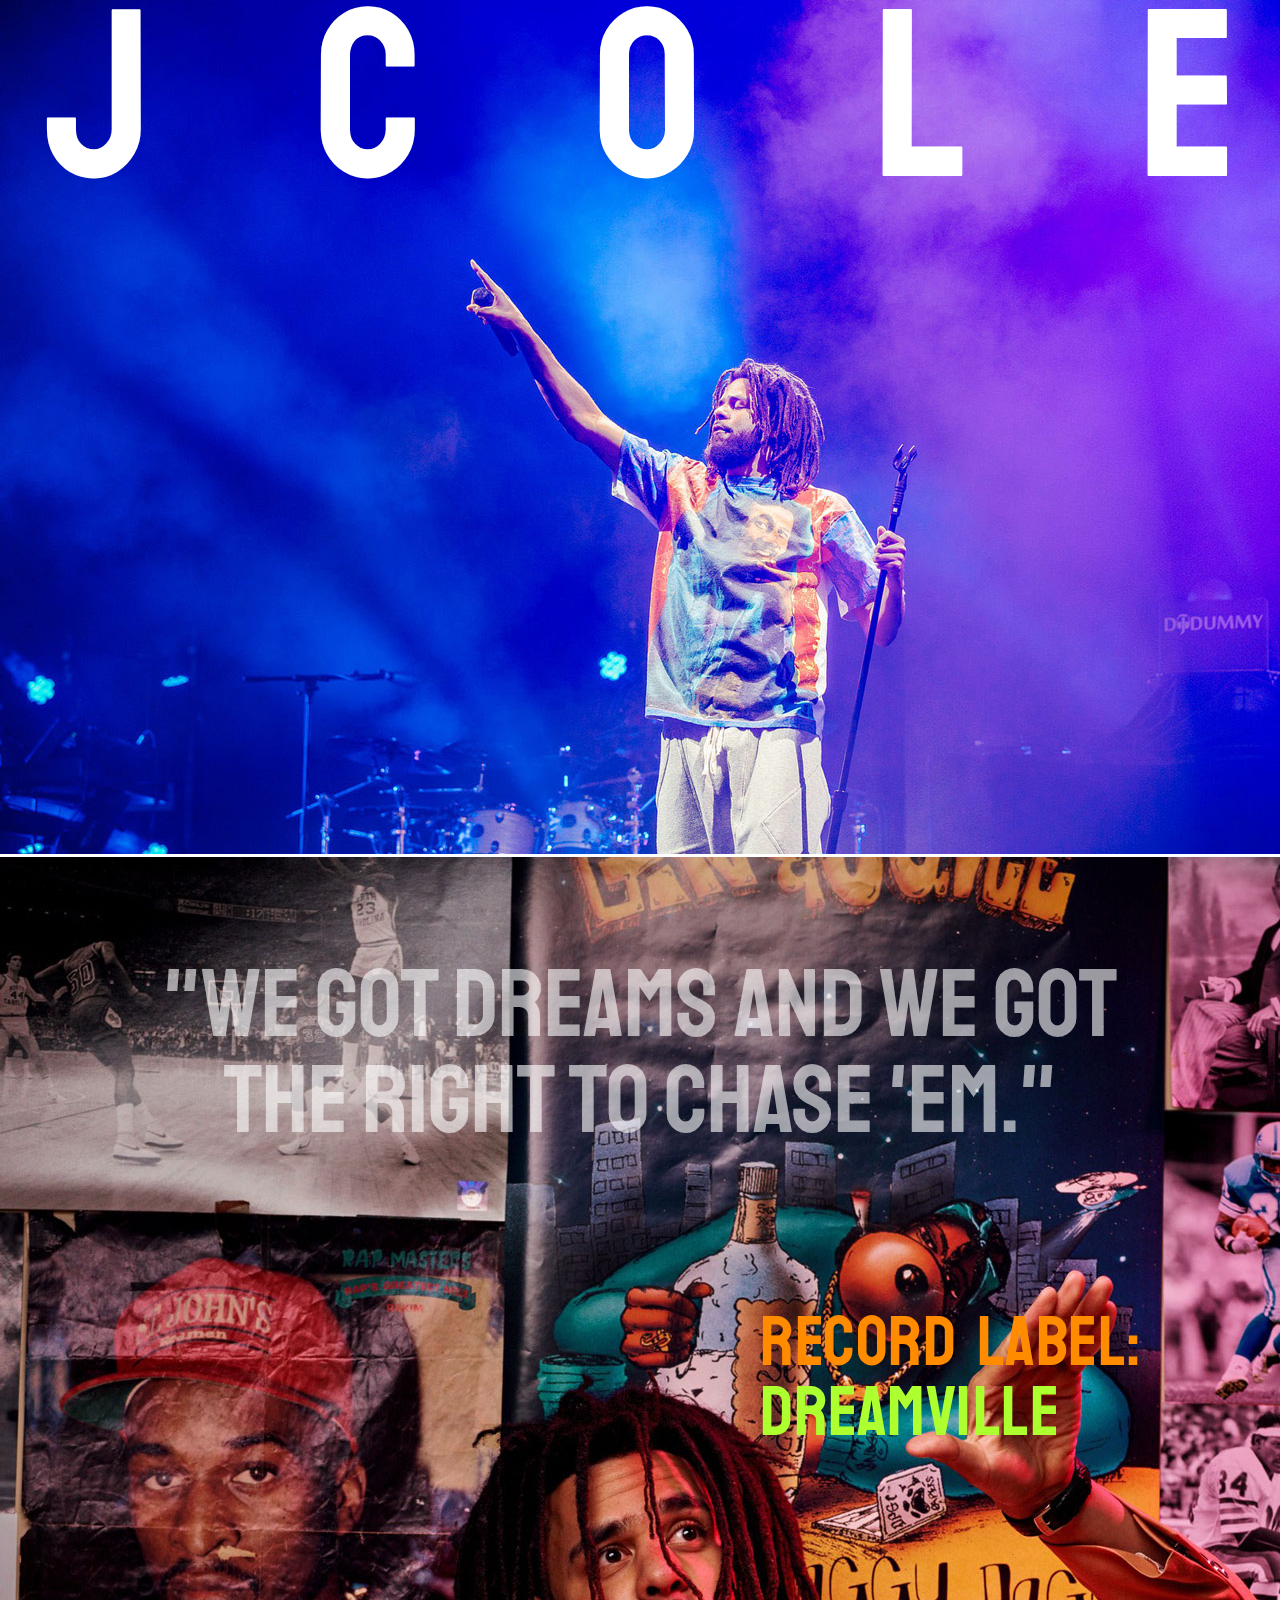
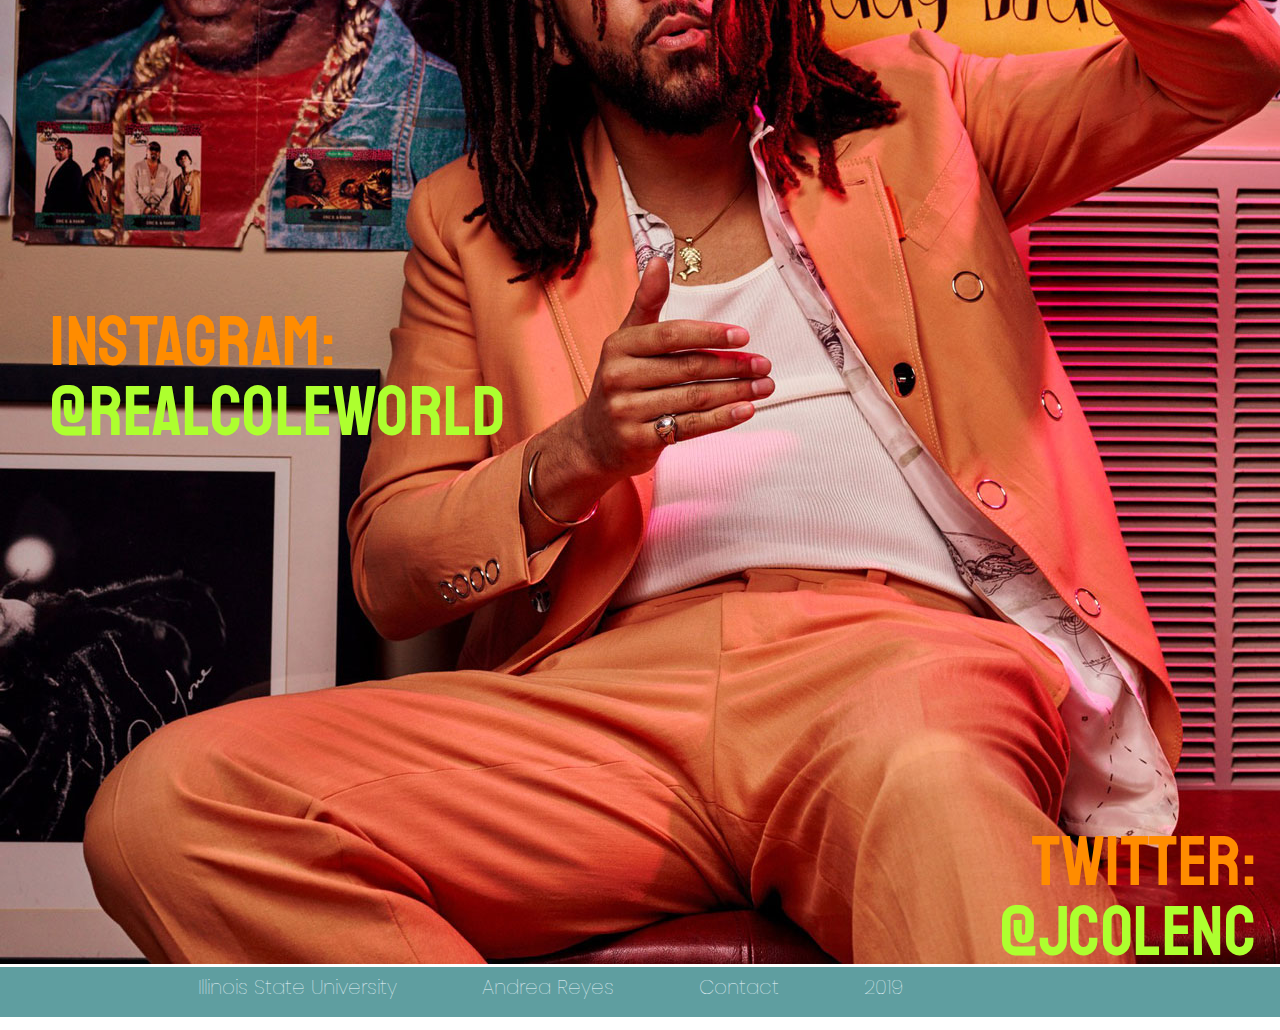
<file: index.html>
<!DOCTYPE html>
<html>
    <head>
        
     <meta name="viewport" content="width=device-width, initial-scale=1.0">

        
     <link href="css/reset.css" rel="stylesheet" type="text/css">  
        
     <link href="css/stylesheet.css" rel="stylesheet" type="text/css">
        
    <link href="https://fonts.googleapis.com/css?family=Staatliches&display=swap" rel="stylesheet">

   <link href="https://fonts.googleapis.com/css?family=Poppins&display=swap" rel="stylesheet">
        
    <link rel="stylesheet" href="https://use.fontawesome.com/releases/v5.4.1/css/all.css" integrity="sha384-5sAR7xN1Nv6T6+dT2mhtzEpVJvfS3NScPQTrOxhwjIuvcA67KV2R5Jz6kr4abQsz" crossorigin="anonymous">
    
            
  <title>JCOLE</title>
    </head>
    <body>  
        
    <div class="container">
    
    <!-- nav bar -->
    <!-- to stylize the navbar, check css -->
      <div class="parallax"></div>   
    <div class="navbar">
        <div class="navbar_link navbar_link-brand">
        <a class="jcoletour2" href="index.html">JCole <i class=""></i></a></div>
    <!-- toggle btn -->    
    <div class="navbar_link navbar_link-toggle">
      <i class="fas fa-bars"></i>
    </div>
    <!-- navbar menu -->
    <nav class="navbar_items">
           <div class="navbar_link">
        <a class="jcoletour2" href="Home.html">Home <i class="gallery"></i></a></div>
        <div class="navbar_link">
        <a class="jcoletour2" href="gallery.html">Gallery <i class="gallery"></i></a></div>
        <div class="navbar_link">
        <a class="jcoletour2" href="tour.html">Tour<i class=""></i></a></div>
        <!-- check .active in css -->
        <div class="navbar_link">
        <a class="jcoletour2" href="about.html">About <i class=""></i></a></div>
        <div class="navbar_link">
        </div>
    
  </nav>
</div><!-- end nav bar -->    

<div class="intro_img"> 
            <img class="j_intro_img" src="img/jcole_tour.jpg">
        </div>
        
        </div>
        
      
        <!---end of grid--->
        <div class="container">
    
       <div class=""> <!-- text wrapper for two colum grids-->

      
      
           <div class="wrapper">
               
               <div class="text_on_image">
          
                   <h2>"We got dreams and we got the right to chase 'em."</h2>
         
               </div> <!-- end - text_on_image -->
               
               
            <img  class="jcolebw" src="img/jcoleorange.jpg" alt="">
               
     <div class="twitter"> 
            <h1>Twitter:</h1>
             <div class="jcoletwitter">
            <a class="jcoletwitter" href="J.%20Cole%20(@JColeNC)%20_%20Twitter.html">@JColeNC</a>
            </div> 
        </div>    
        
    <div class="dreamville">
      <h1>Record Label:</h1>  
      <a class="dreamville_1" href="Dreamville%20Records%20%E2%80%94%20Cole%20World%20No%20Blanket.html">Dreamville</a> 
    </div> 
        
       <div class="instagram">
      <h1>Instagram:</h1>  
      <a class="instagram1" href="https://www.instagram.com/realcoleworld/?hl=en">@realcoleworld</a> 
    </div>      


</div>               
        
    </div> 
            
            
            <!-- end - wrapper -->
            
            
    <footer>
      
       
        <ul>
            <li><a href="https://illinoisstate.edu/"> Illinois State University</a></li>
            <li><a href="">Andrea Reyes</a></li>
            <li><a href="">Contact</a></li>
            <li><a href=""> 2019</a></li>
                
      
      </ul>
     
  </footer>
        
            
        </div>
        
        

      

        
         <!-- jquery js cdn -->
    <script src="https://code.jquery.com/jquery-3.3.1.min.js" integrity="sha256-FgpCb/KJQlLNfOu91ta32o/NMZxltwRo8QtmkMRdAu8=" crossorigin="anonymous"></script>
    <!-- navbar js -->
    <script src="js/navbar.js"></script>
     <script src="js/scrolling.js"></script>


    </body>
</html>
</file>
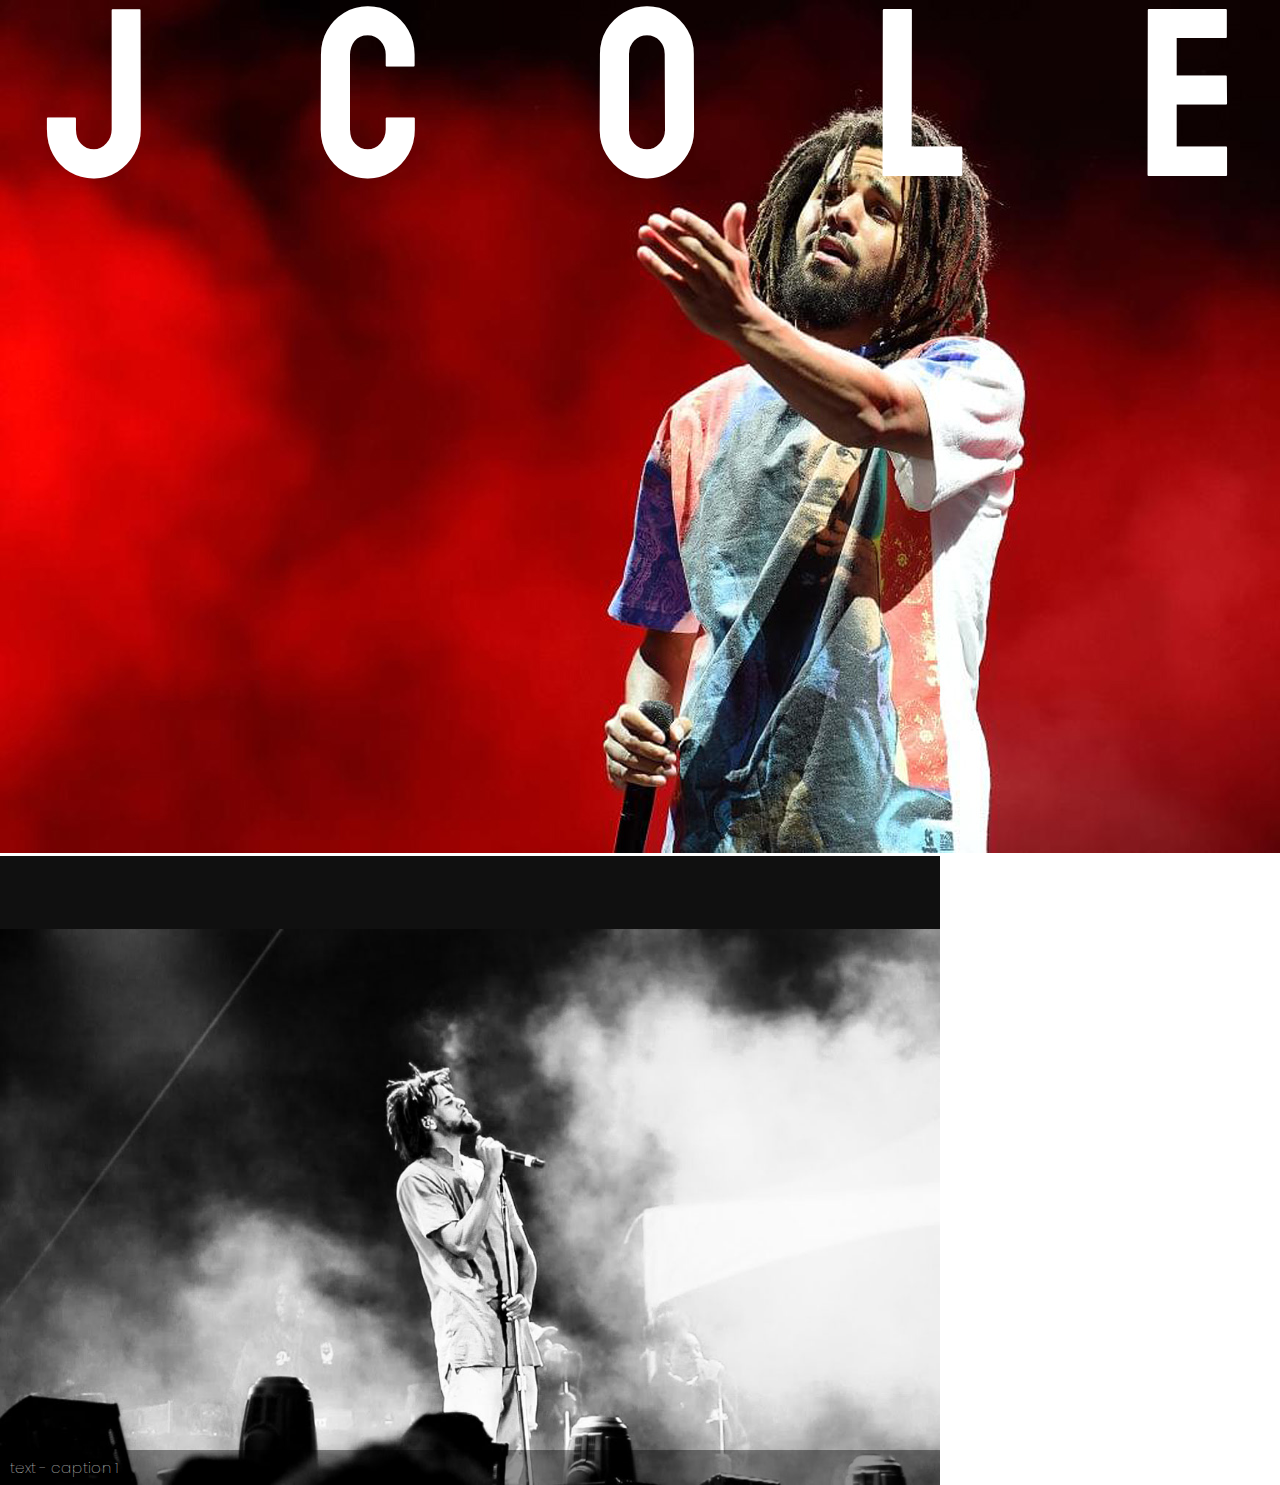
<file: gallery.html>
<!DOCTYPE html>
<html>
    <head>
        
     <meta name="viewport" content="width=device-width, initial-scale=1.0">

        
     <link href="css/reset.css" rel="stylesheet" type="text/css">  
        
     <link href="css/stylesheet.css" rel="stylesheet" type="text/css">
        
     <link href="https://fonts.googleapis.com/css?family=Staatliches&display=swap" rel="stylesheet">

     <link href="https://fonts.googleapis.com/css?family=Poppins:100,200,300&display=swap" rel="stylesheet">
        
     <link rel="stylesheet" href="https://use.fontawesome.com/releases/v5.4.1/css/all.css" integrity="sha384-5sAR7xN1Nv6T6+dT2mhtzEpVJvfS3NScPQTrOxhwjIuvcA67KV2R5Jz6kr4abQsz" crossorigin="anonymous">
    
            
     <title>JCOLE</title>
    </head>
    
    <body>  
        
    <div class="container">
    
    <!-- nav bar -->
    <!-- to stylize the navbar, check css -->
    <div class="navbar">
        <div class="navbar_link navbar_link-brand">
        <a class="jcoletour2" href="index.html">JCole <i class=""></i></a></div>
    <!-- toggle btn -->    
    <div class="navbar_link navbar_link-toggle">
      <i class="fas fa-bars"></i>
    </div>
    <!-- navbar menu -->
    <nav class="navbar_items">
          <div class="navbar_link">
        <a class="jcoletour2" href="Home.html">Home <i class="gallery"></i></a></div>
        <div class="navbar_link">
        <a class="jcoletour2" href="gallery.html">Gallery <i class="gallery"></i></a></div>
        <div class="navbar_link">
        <a class="jcoletour2" href="tour.html">Tour<i class=""></i></a></div>
        <!-- check .active in css -->
        <div class="navbar_link">
        <a class="jcoletour2" href="about.html">About <i class=""></i></a></div>
        <div class="navbar_link">
        </div>
    
  </nav>
</div><!-- end nav bar -->      
<div class="grid-container">
       
        <div class="intro_img"> 
            <img class="j_intro_img" src="img/jcole_redstage.jpg">
        </div>
            
        </div>  
        
    <!---- slider-->    
         <div class="slider"> <!-- first image slider - start -->
            
            <div id="captioned-gallery">
                <figure class="slider">
                    <figure>
                        <img src="img/J.-Cole-Middle-Child.jpg" alt>
                        <figcaption>text - caption 1</figcaption>
                    </figure>
                    <figure>
                        <img src="img/jcole_KOD.jpg" alt>
                        <figcaption>text - caption 2</figcaption>
                    </figure>
                    <figure>
                        <img src="img/Jcole_TOUR2.jpg" alt>
                        <figcaption>text - caption 3</figcaption>
                    </figure>
                    <figure>
                        <img src="img/dreamvillejcole.jpg" alt>
                        <figcaption>text - caption 4</figcaption>
                    </figure>
                    <figure>
                        <img src="img/jcoleblkwht.jpg" alt>
                        <figcaption>text - caption 5</figcaption>
                    </figure>
                </figure>
            </div>

            
        </div> <!-- first image slider - end -->
       
         
        </div>
        
        
        
         <!-- jquery js cdn -->
    <script src="https://code.jquery.com/jquery-3.3.1.min.js" integrity="sha256-FgpCb/KJQlLNfOu91ta32o/NMZxltwRo8QtmkMRdAu8=" crossorigin="anonymous"></script>
    <!-- navbar js -->
    <script src="js/navbar.js"></script>
        
    </body> 
</html>
</file>
<file: css/stylesheet.css>
.container{
    width: 1280px;
    margin:0 auto;
  
    
}

.jcoletour{
    text-decoration: none;
    color:lightseagreen;
}
   
.jcoletour2{
    text-decoration: none;
    color: white;
    
}
.jcoletour3{
    text-decoration: none;
    color:lightseagreen;
}



.navbar {
    display: flex;
    padding: 0px;
    font-family: 'staatliches', sans-serif;
    color: white;
    position: fixed;
    width: 1280px;
    top: 0;
 
}

.navbar_items,.navbar {
    flex-direction: column;
  }
.navbar_link-brand{
    
    font-size: 6em; 
    text-decoration: none;
    letter-spacing: 170px;
    padding-left: 35px;
    position: relative;
    bottom: 30px;
    
    
}




.navbar a {
   
    font-size: 6em; 
    text-decoration: none;
    padding-left: 35px;

}
.navbar a:hover {
    color: darkorange;
}
.navbar_link-brand {
    font-size: 40px;
    
}
.navbar_link {
    padding: 8px 10px;
    
    
}
.navbar .active {
    color: grey;
}

.navbar_items  {
    font-size: 5px;
    display:none;
    color: white;
    letter-spacing: 5px;
  
    
}
.navbar_items a:hover{
    color:darkorange;
}


.navbar_items-right {
    margin-left:0;
}
.navbar_link-toggle {
    display: none;
    font-size: 2.6em;
    color: white;
}
.navbar_toggleShow {
    display: flex;
  }
.navbar_link-toggle {
    align-self: flex-end;
    display: initial;
    position: absolute;
    cursor: pointer;
    left: 30px;
   
} 




/*--navbar----------------------------*/



.grid_container{
    margin-top: 0px;
    display: grid;
    grid-template-columns: 1fr 1fr 1fr;
    grid-gap: 35px;
    grid-auto-rows: 10px;
    width: 1280px;
   
}




.about{
    grid-column: 1/-1;
    grid-row: 1/14;
    background-color: cadetblue;
    color: antiquewhite;
    font-family: 'Poppins', sans-serif;
    font-weight: 200;
    line-height: 40px;
    padding: 30px 200px 30px 300px;
    font-size: 25px;
    
    
}

.info-box{
    grid-column:1/3;
    grid-row:14/16;
    background-color: ;
    color:black;
    font-family: 'poppins', sans-serif;
    font-weight: 200;
    line-height: 40px;
    padding: 30px 200px 400px 10px;
    font-size: 16px;
    
    
}

.foresthills{
    width:100%;
    position: relative;
    left: 750px;
    top:-400px;
    margin-left:-90px;
}

.quotation{
    grid-column: 1/-1;
    grid-row:1/12;
    display:inline;
    background-color: azure;
}


/*----text on image---*/


.wrapper {
    position: relative;
}
.twitter{
  position: absolute;
  top: 1570px;
  left: 975px;
    text-align: right;
  font-family: 'staatliches', sans-serif;
  font-size: 70px;
  word-spacing: 10px;
  letter-spacing: 0.5px;
  color: darkorange;
  padding-left: 25px;
  padding-right: 20px;
  margin-left: 0 auto;
  margin-right: 0 auto;
 
}
.jcoletwitter{
    text-decoration:none;
    color: greenyellow;
    
    
}

.jcoletwitter:hover{
    color: ghostwhite;
}

.dreamville{
  position: absolute;
  top: 450px;
  left: 750px;
  text-align: left;
  font-family: 'staatliches', sans-serif;
  font-size: 70px;
  word-spacing: 10px;
  letter-spacing: 0.5px;
  color: darkorange;
  padding-left: 10px;
  padding-right: 10px;
  margin-left: 0 auto;
  margin-right: 0 auto;
}

.dreamville_1{
    text-decoration: none;
    color:greenyellow;
}

.dreamville_1:hover{
    color:ghostwhite;
}

.instagram{
  position: absolute;
  top:1050px;
  left: 50px;
  font-family: 'staatliches', sans-serif;
  font-size: 70px;
  word-spacing: 10px;
  letter-spacing: 0.5px;
  color: darkorange;
  opacity: 1;
    
    
    
}

.instagram1 {
     text-decoration:none;
     color: greenyellow;
}
.instagram1:hover{
    color:ghostwhite;
}
.text_on_image { /* this class attribute is wrapping the text*/ 
  width: 1000px;
  text-align: center;
  position: absolute; /*you need position absolute to place text on top of the image */
  margin-left: auto; /* these four lines make this element centered*/
  margin-right: auto;
  left: 0;
  right: 0;
  padding-top: 100px;
    
}

h2 {
  font-size: 6em;
  font-family: 'staatliches', sans-serif;
  color: white;
  opacity: 0.6;
 
}

/*--new text blocks--*/

.text-block{
    position:absolute;
    top: -1250px;
    left: 100px;
    text-align: left;
  font-family: 'staatliches', sans-serif;
  font-size: 60px;
  word-spacing: 10px;
  letter-spacing: 0.5px;
  color: palevioletred;
  padding-left: 10px;
  padding-right: 10px;
  margin-left: 0 auto;
  margin-right: 0 auto;
}


.year_kod{
    position:absolute;
    top: -1250px;
    left: 1000px;
    text-align: left;
  font-family: 'staatliches', sans-serif;
  font-size: 60px;
  word-spacing: 10px;
  letter-spacing: 0.5px;
  color: palevioletred;
  padding-left: 10px;
  padding-right: 10px;
  margin-left: 0 auto;
  margin-right: 0 auto;
}



.vid{
    position:relative;
    left: 400px;
   
   
}

.loveyourz{
    position: relative;
    left:600px;
    top:-315px;
}


.footer ul li{
    display: inline;
    text-decoration: none;
    padding: 30px;
    
   
}

.footer ul li a{
    text-decoration: none;
    font-size:20px;
    padding: 30px;
   color:aliceblue;
  
}

.footer ul li a:hover{
    color:purple;
}
.footer {
position: relative;
grid-column: 1/-1;
grid-row: 1/12 auto;
top:450px;
left: 50px;
margin-right:0 auto;
background-color: cadetblue;
margin-left: -60px;
font-family: 'Poppins', sans-serif;
font-weight: 100;
padding: 10px 300px 200px 20px;
text-align: center;

}


footer ul li{
    display: inline;
    text-decoration: none;
    padding: 30px;
    
   
}

footer ul li a{
    text-decoration: none;
    font-size:20px;
    padding: 10px;
    color:aliceblue;
   
  
}

footer ul li a:hover{
    color:purple;
   
  
}

footer {
position: relative;
top:0 auto;
left: 10px;
margin-right: 10px;
background-color: cadetblue;
margin-left: -10px;
font-family: 'Poppins', sans-serif;
font-weight: 100;
padding: 10px 200px 20px 20px;
text-align: center;



}
/*---theslide----


/* first image slider - start 
derived from https://codepen.io/anon/pen/yzPNXr */ 

    


@keyframes slidy {
0% { left: 0%; }
12% { left: -100%; }
24% { left: -200%; }
36% { left: -300%; }
48% { left: -400%; }
60% { left: -300%; }
72% { left: -200%; }
84% { left: -100%; }
96% { left: 0%; }   
}

* {
  box-sizing: border-box;
}
figure { 
    margin: 0; 
    background: #101010;
    font-family: 'poppins', sans-serif;
    font-weight: 100;
}
div#captioned-gallery { 
    width: 940px; 
    overflow: hidden; 
}
figure.slider { 
    position: relative; 
    width: 500%;
    font-size: 0; 
    animation: 50s slidy infinite; 
}
figure.slider figure { 
    width: 20%; 
    height: auto;
    display: inline-block;  
    position: inherit; 
}
figure.slider img { 
    width: 100%; 
    height: auto; 
}

figure.slider figure figcaption { 
    position: absolute; 
    bottom: 0;
    background: rgba(0,0,0,0.4);
    color: #fff; 
    width: 100%;
    font-size: 15px;
    padding: 10px; 
}


/* first image slider - end */
</file>
